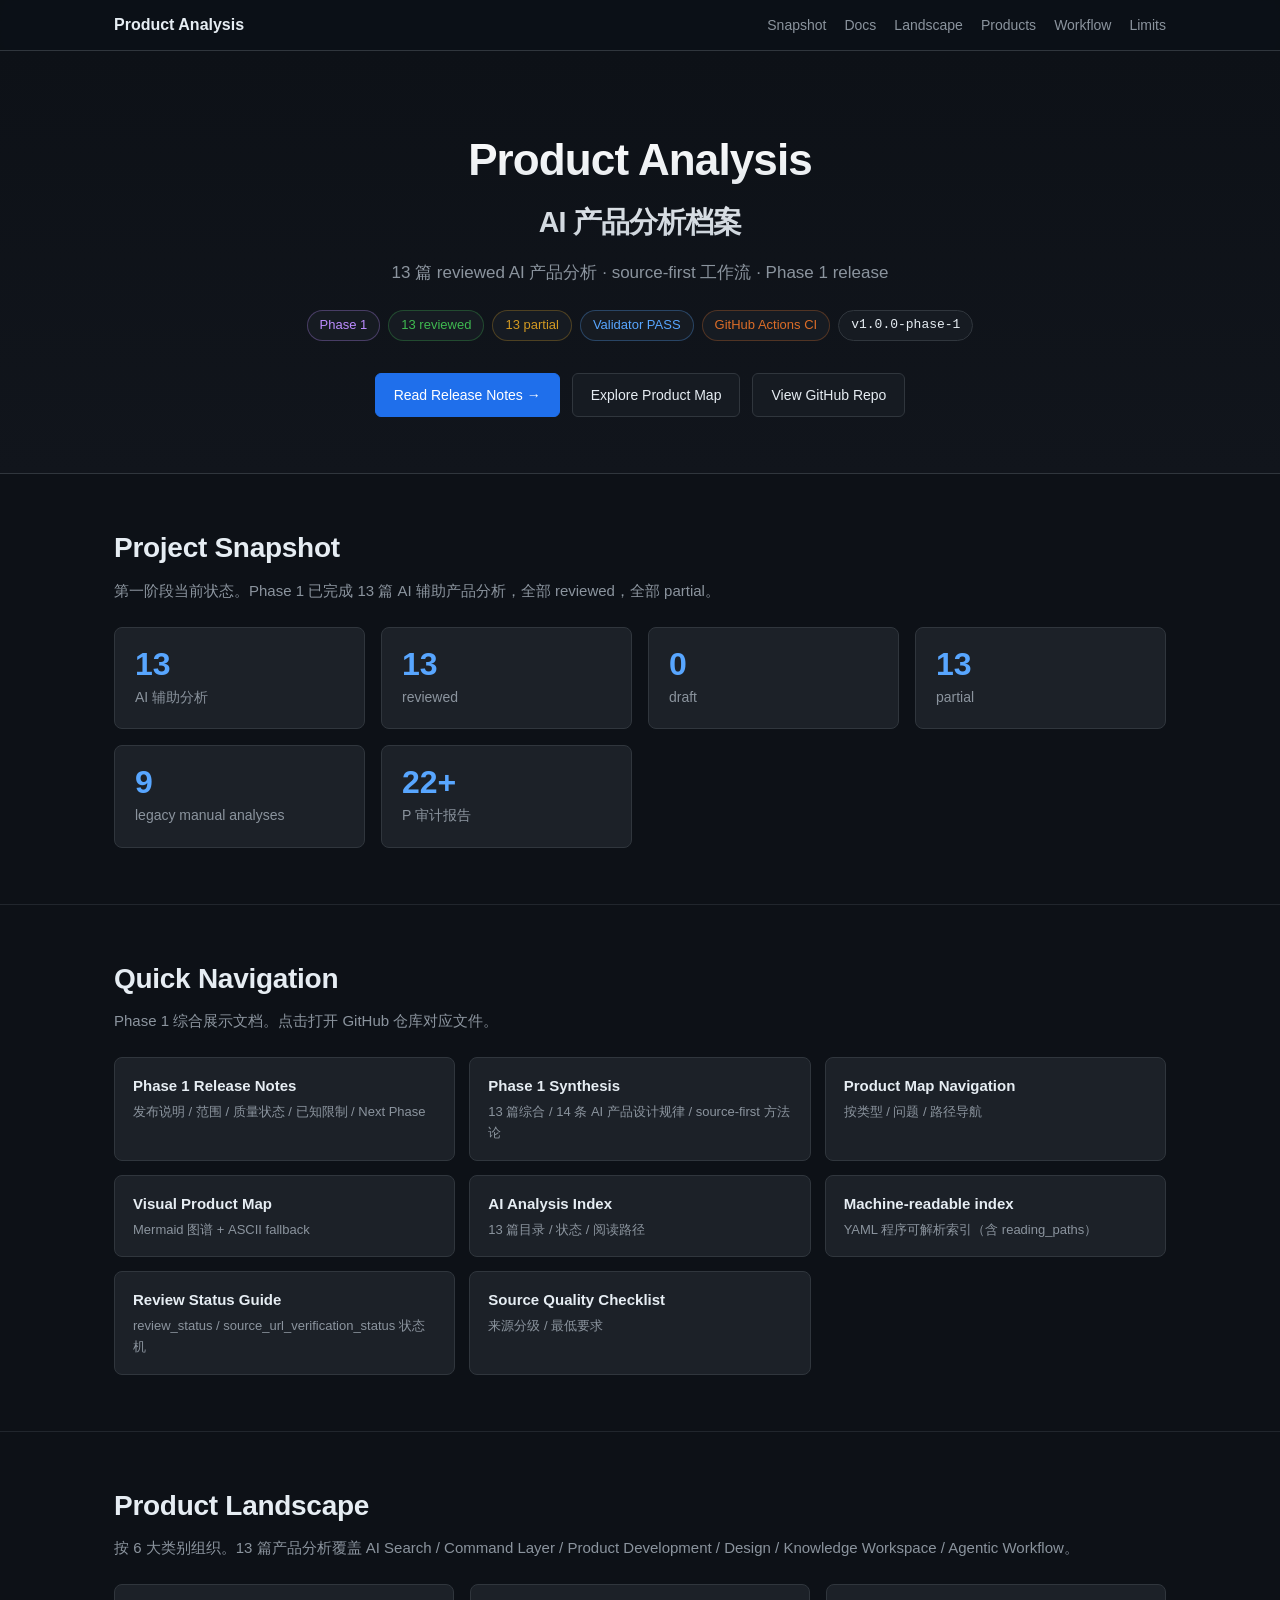
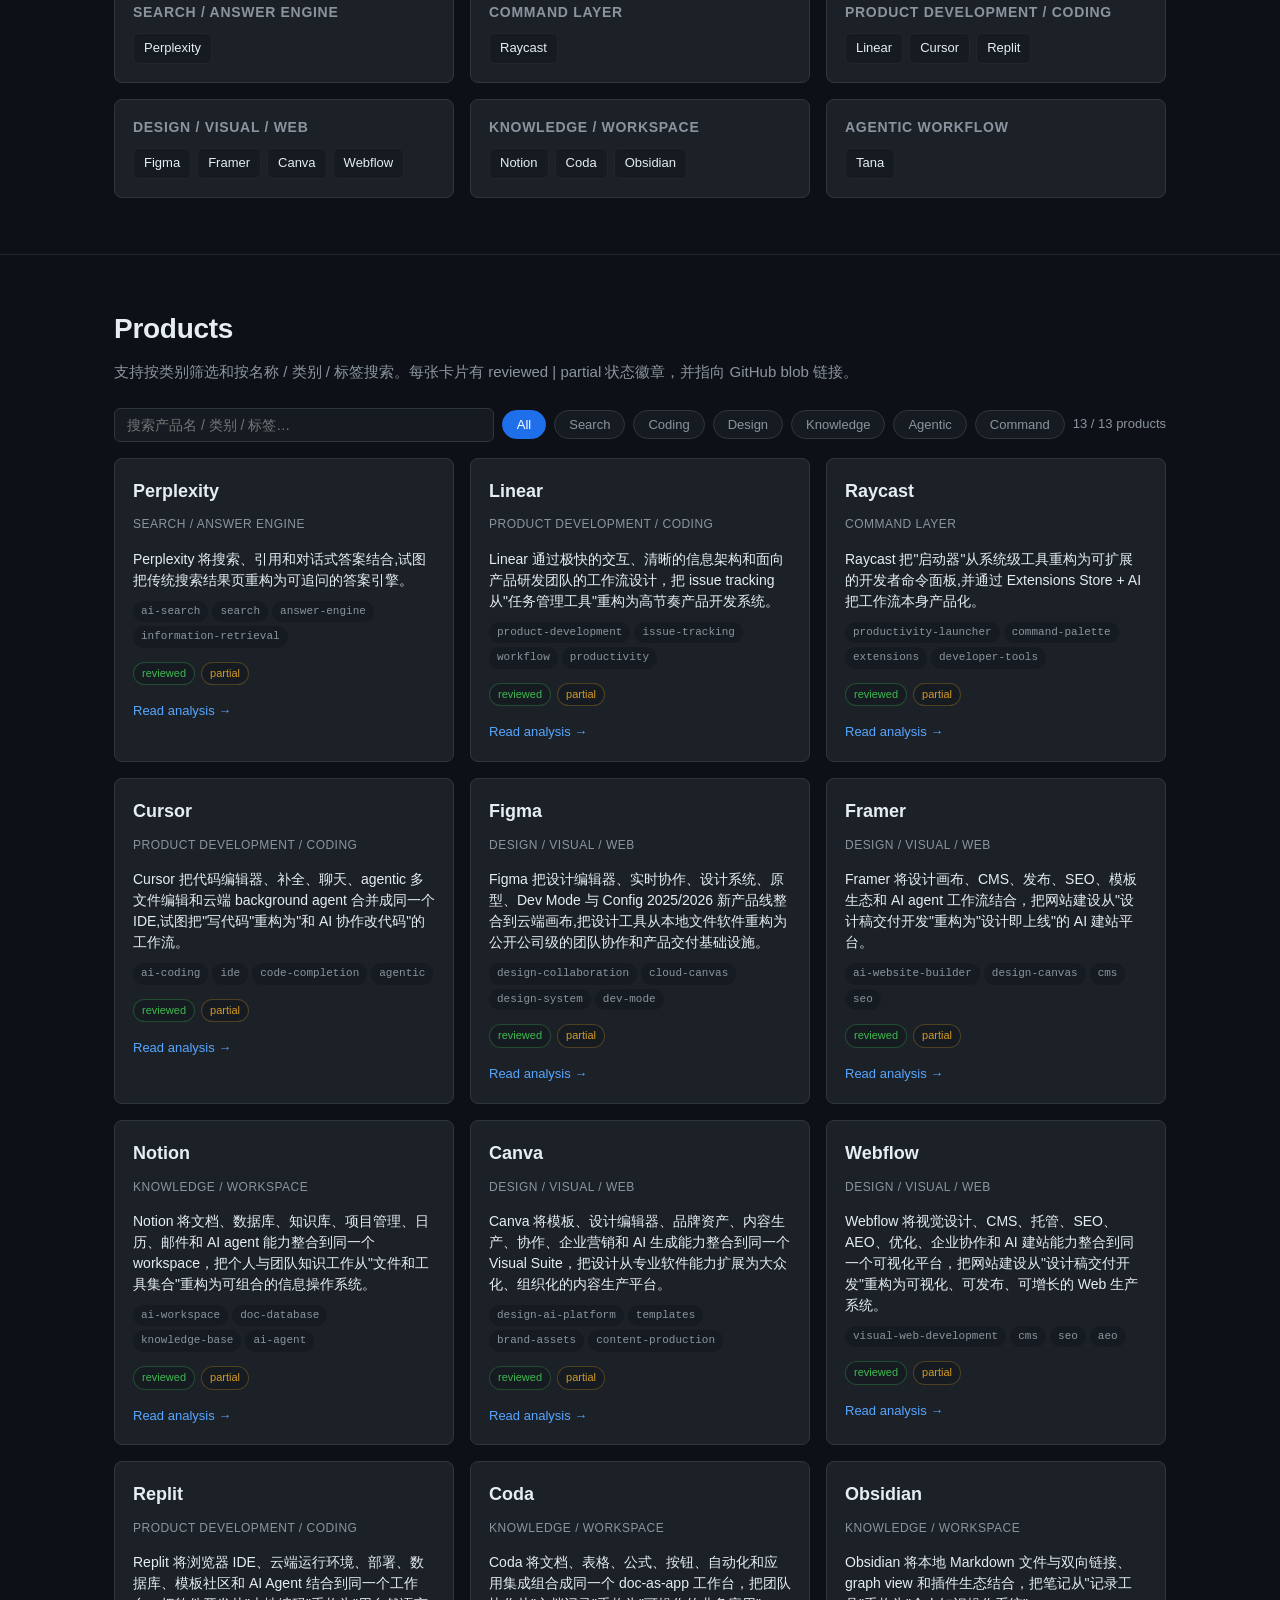
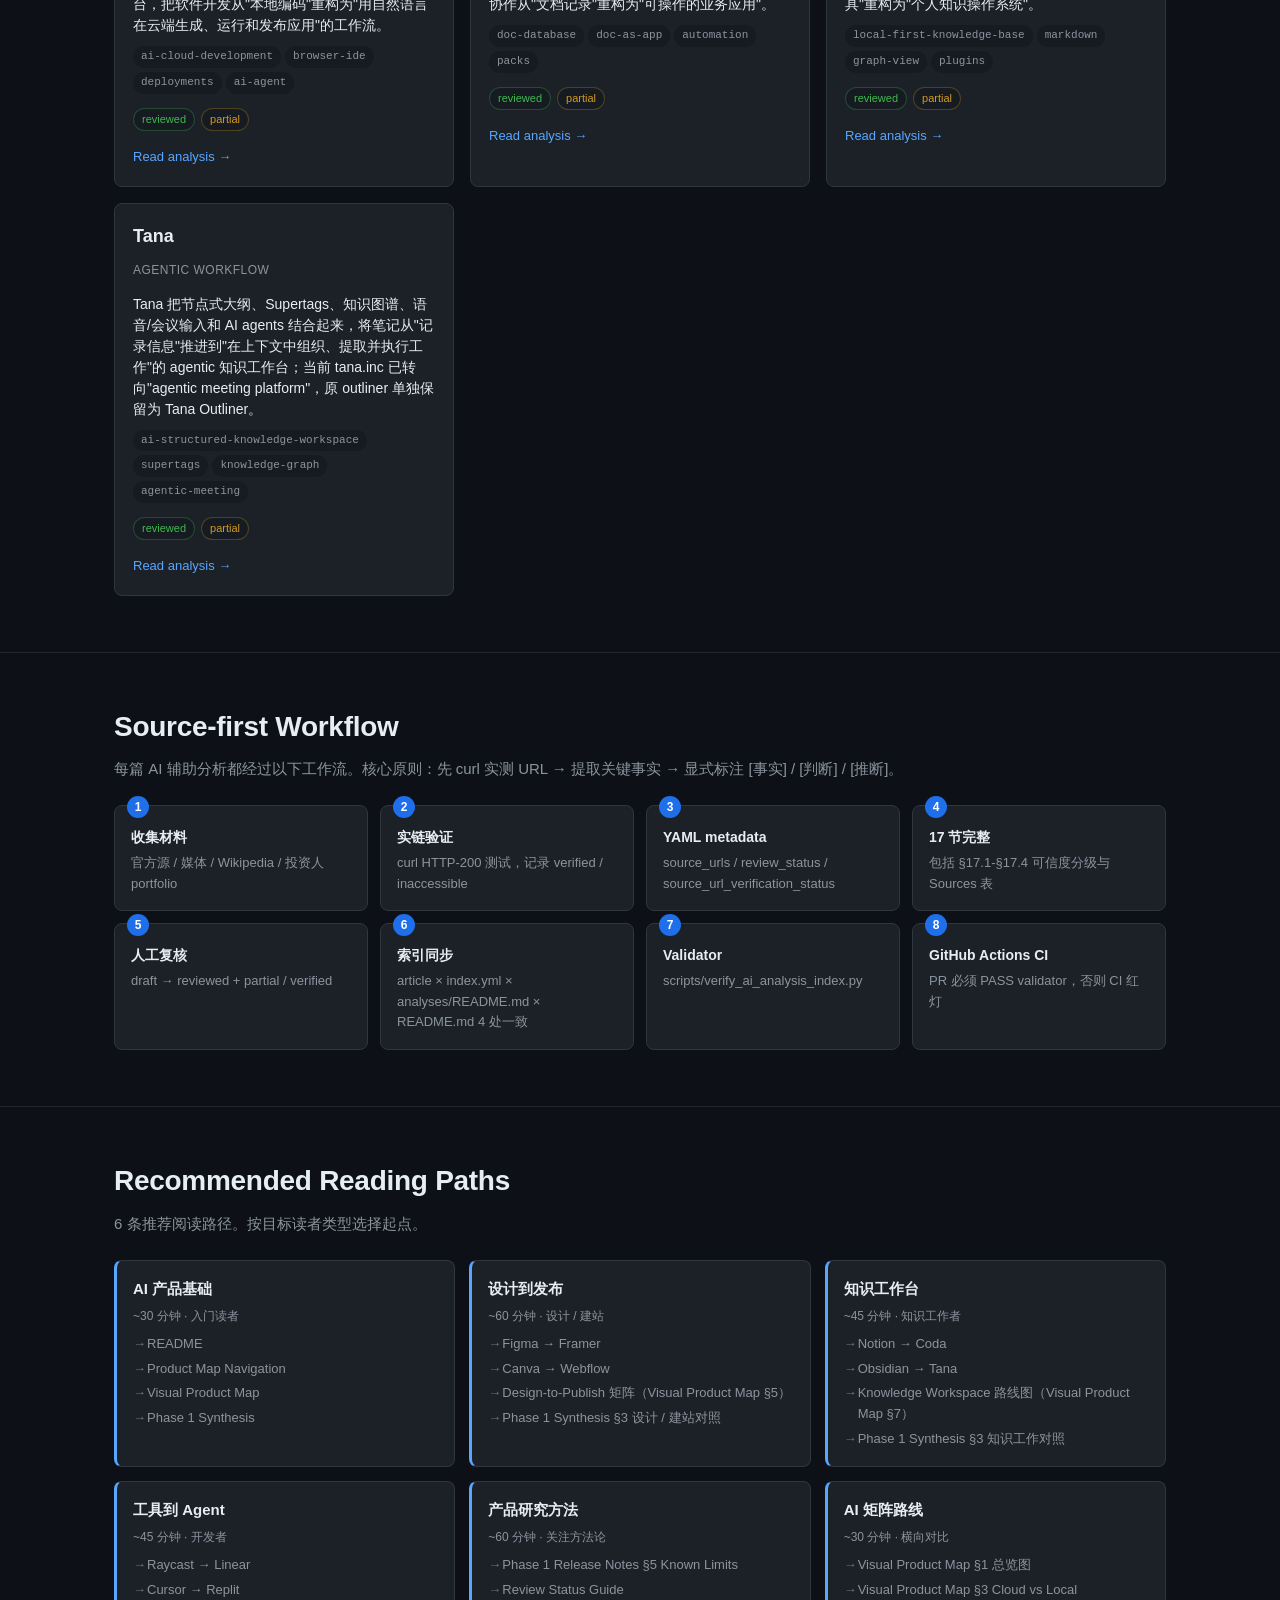
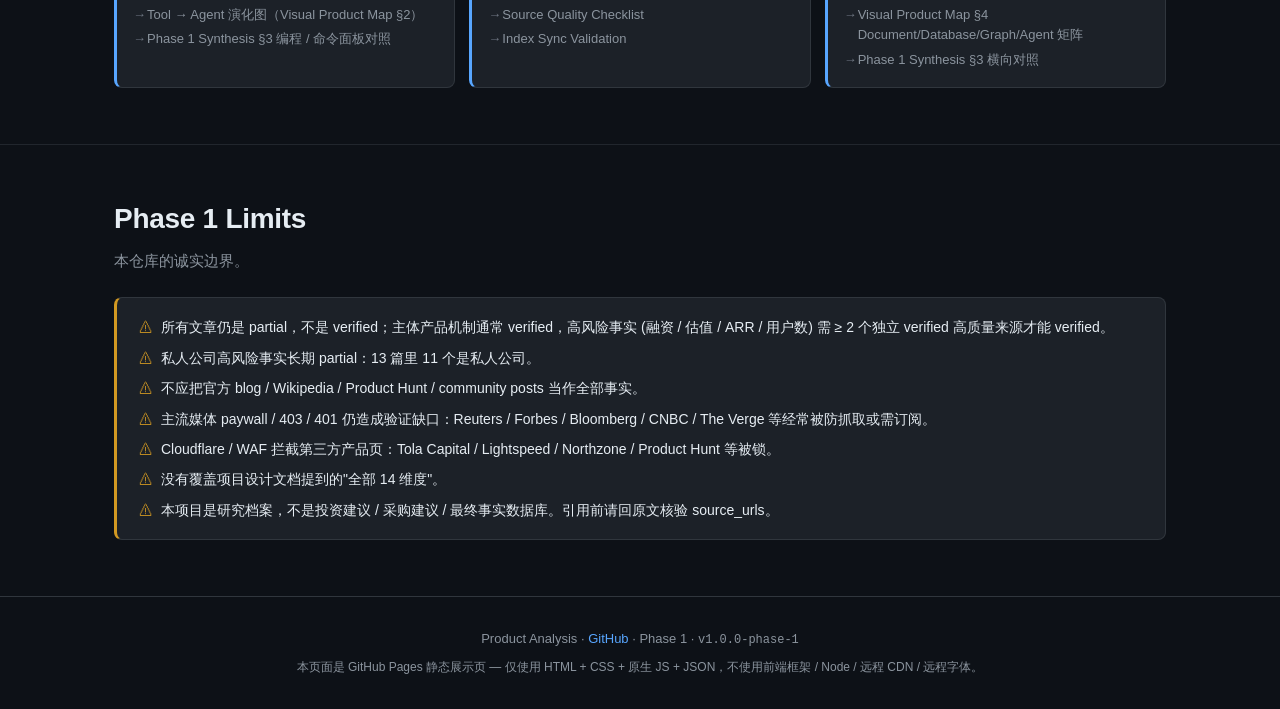
<file: site/index.html>
<!DOCTYPE html>
<html lang="zh-CN">
<head>
  <meta charset="UTF-8">
  <meta name="viewport" content="width=device-width, initial-scale=1.0">
  <title>Product Analysis / AI 产品分析档案</title>
  <meta name="description" content="13 篇 reviewed AI 产品分析，source-first 工作流，Phase 1 release。覆盖 Perplexity / Linear / Raycast / Cursor / Figma / Framer / Notion / Canva / Webflow / Replit / Coda / Obsidian / Tana。">
  <meta name="author" content="辛 🔮">
  <meta name="generator" content="static — no build system, no framework">
  <meta name="theme-color" content="#0d1117">
  <link rel="icon" href="data:,">
  <link rel="stylesheet" href="assets/styles.css">
</head>
<body class="no-js">

<header class="site-header">
  <div class="container">
    <div class="brand">Product Analysis</div>
    <nav class="nav" aria-label="主导航">
      <a href="#snapshot">Snapshot</a>
      <a href="#navigation">Docs</a>
      <a href="#landscape">Landscape</a>
      <a href="#products">Products</a>
      <a href="#workflow">Workflow</a>
      <a href="#limits">Limits</a>
    </nav>
  </div>
</header>

<!-- Hero -->
<section class="hero" aria-label="Hero">
  <div class="container">
    <h1>Product Analysis<br><span style="font-size: 0.65em; color: var(--text-soft);">AI 产品分析档案</span></h1>
    <p class="subtitle">13 篇 reviewed AI 产品分析 · source-first 工作流 · Phase 1 release</p>
    <div class="badges">
      <span class="badge phase">Phase 1</span>
      <span class="badge reviewed">13 reviewed</span>
      <span class="badge partial">13 partial</span>
      <span class="badge validator">Validator PASS</span>
      <span class="badge ci">GitHub Actions CI</span>
      <span class="badge tag">v1.0.0-phase-1</span>
    </div>
    <div class="hero-buttons">
      <a class="btn primary" href="https://github.com/conanxin/Product-Analysis/blob/master/docs/phase-1-release-notes.md" target="_blank" rel="noopener">Read Release Notes →</a>
      <a class="btn" href="https://github.com/conanxin/Product-Analysis/blob/master/docs/product-map-navigation.md" target="_blank" rel="noopener">Explore Product Map</a>
      <a class="btn" href="https://github.com/conanxin/Product-Analysis" target="_blank" rel="noopener">View GitHub Repo</a>
    </div>
  </div>
</section>

<!-- Project Snapshot -->
<section id="snapshot" aria-label="项目快照">
  <div class="container">
    <h2>Project Snapshot</h2>
    <p class="section-desc">第一阶段当前状态。Phase 1 已完成 13 篇 AI 辅助产品分析，全部 reviewed，全部 partial。</p>
    <div class="card-grid">
      <div class="card">
        <div class="number">13</div>
        <div class="label">AI 辅助分析</div>
      </div>
      <div class="card">
        <div class="number">13</div>
        <div class="label">reviewed</div>
      </div>
      <div class="card">
        <div class="number">0</div>
        <div class="label">draft</div>
      </div>
      <div class="card">
        <div class="number">13</div>
        <div class="label">partial</div>
      </div>
      <div class="card">
        <div class="number">9</div>
        <div class="label">legacy manual analyses</div>
      </div>
      <div class="card">
        <div class="number">22+</div>
        <div class="label">P 审计报告</div>
      </div>
    </div>
  </div>
</section>

<!-- Quick Navigation -->
<section id="navigation" aria-label="文档导航">
  <div class="container">
    <h2>Quick Navigation</h2>
    <p class="section-desc">Phase 1 综合展示文档。点击打开 GitHub 仓库对应文件。</p>
    <div class="nav-grid">
      <a class="nav-card" href="https://github.com/conanxin/Product-Analysis/blob/master/docs/phase-1-release-notes.md" target="_blank" rel="noopener">
        <div class="title">Phase 1 Release Notes</div>
        <div class="desc">发布说明 / 范围 / 质量状态 / 已知限制 / Next Phase</div>
      </a>
      <a class="nav-card" href="https://github.com/conanxin/Product-Analysis/blob/master/docs/ai-product-analysis-phase-1-synthesis.md" target="_blank" rel="noopener">
        <div class="title">Phase 1 Synthesis</div>
        <div class="desc">13 篇综合 / 14 条 AI 产品设计规律 / source-first 方法论</div>
      </a>
      <a class="nav-card" href="https://github.com/conanxin/Product-Analysis/blob/master/docs/product-map-navigation.md" target="_blank" rel="noopener">
        <div class="title">Product Map Navigation</div>
        <div class="desc">按类型 / 问题 / 路径导航</div>
      </a>
      <a class="nav-card" href="https://github.com/conanxin/Product-Analysis/blob/master/docs/visual-product-map.md" target="_blank" rel="noopener">
        <div class="title">Visual Product Map</div>
        <div class="desc">Mermaid 图谱 + ASCII fallback</div>
      </a>
      <a class="nav-card" href="https://github.com/conanxin/Product-Analysis/blob/master/analyses/README.md" target="_blank" rel="noopener">
        <div class="title">AI Analysis Index</div>
        <div class="desc">13 篇目录 / 状态 / 阅读路径</div>
      </a>
      <a class="nav-card" href="https://github.com/conanxin/Product-Analysis/blob/master/analyses/index.yml" target="_blank" rel="noopener">
        <div class="title">Machine-readable index</div>
        <div class="desc">YAML 程序可解析索引（含 reading_paths）</div>
      </a>
      <a class="nav-card" href="https://github.com/conanxin/Product-Analysis/blob/master/docs/review-status-guide.md" target="_blank" rel="noopener">
        <div class="title">Review Status Guide</div>
        <div class="desc">review_status / source_url_verification_status 状态机</div>
      </a>
      <a class="nav-card" href="https://github.com/conanxin/Product-Analysis/blob/master/docs/source-quality-checklist.md" target="_blank" rel="noopener">
        <div class="title">Source Quality Checklist</div>
        <div class="desc">来源分级 / 最低要求</div>
      </a>
    </div>
  </div>
</section>

<!-- Product Landscape -->
<section id="landscape" aria-label="产品谱系">
  <div class="container">
    <h2>Product Landscape</h2>
    <p class="section-desc">按 6 大类别组织。13 篇产品分析覆盖 AI Search / Command Layer / Product Development / Design / Knowledge Workspace / Agentic Workflow。</p>
    <div class="landscape" id="product-landscape">
      <!-- populated by app.js; static fallback below for no-JS crawlers -->
      <noscript>
        <div class="landscape-group"><h3>Search / Answer Engine</h3><ul><li>Perplexity</li></ul></div>
        <div class="landscape-group"><h3>Command Layer</h3><ul><li>Raycast</li></ul></div>
        <div class="landscape-group"><h3>Product Development / Coding</h3><ul><li>Linear</li><li>Cursor</li><li>Replit</li></ul></div>
        <div class="landscape-group"><h3>Design / Visual / Web</h3><ul><li>Figma</li><li>Framer</li><li>Canva</li><li>Webflow</li></ul></div>
        <div class="landscape-group"><h3>Knowledge / Workspace</h3><ul><li>Notion</li><li>Coda</li><li>Obsidian</li></ul></div>
        <div class="landscape-group"><h3>Agentic Workflow</h3><ul><li>Tana</li></ul></div>
      </noscript>
    </div>
  </div>
</section>

<!-- Interactive Product Cards -->
<section id="products" aria-label="产品卡片">
  <div class="container">
    <h2>Products</h2>
    <p class="section-desc">支持按类别筛选和按名称 / 类别 / 标签搜索。每张卡片有 reviewed | partial 状态徽章，并指向 GitHub blob 链接。</p>
    <div class="no-js-message">
      ⚠ JavaScript 不可用时，仅显示下方 fallback 列表。请启用 JS 以获得完整交互体验。
    </div>
    <div id="product-fallback" class="product-fallback">
      <ul id="product-fallback-list" style="padding-left: 20px; color: var(--text-soft);"></ul>
    </div>
    <div class="filter-bar" id="filter-bar">
      <input type="search" class="search" id="search-input" placeholder="搜索产品名 / 类别 / 标签…" aria-label="搜索产品">
      <button class="filter-btn active" data-category="all" type="button">All</button>
      <button class="filter-btn" data-category="search" type="button">Search</button>
      <button class="filter-btn" data-category="coding" type="button">Coding</button>
      <button class="filter-btn" data-category="design" type="button">Design</button>
      <button class="filter-btn" data-category="knowledge" type="button">Knowledge</button>
      <button class="filter-btn" data-category="agentic" type="button">Agentic</button>
      <button class="filter-btn" data-category="command" type="button">Command</button>
      <span id="visible-count" style="font-size: 13px; color: var(--text-soft); margin-left: auto;"></span>
    </div>
    <div class="product-grid" id="product-grid">
      <!-- populated by app.js -->
    </div>
  </div>
</section>

<!-- Source-first Workflow -->
<section id="workflow" aria-label="source-first 工作流">
  <div class="container">
    <h2>Source-first Workflow</h2>
    <p class="section-desc">每篇 AI 辅助分析都经过以下工作流。核心原则：先 curl 实测 URL → 提取关键事实 → 显式标注 [事实] / [判断] / [推断]。</p>
    <div class="workflow">
      <div class="workflow-step">
        <span class="num">1</span>
        <div class="title">收集材料</div>
        <div class="desc">官方源 / 媒体 / Wikipedia / 投资人 portfolio</div>
      </div>
      <div class="workflow-step">
        <span class="num">2</span>
        <div class="title">实链验证</div>
        <div class="desc">curl HTTP-200 测试，记录 verified / inaccessible</div>
      </div>
      <div class="workflow-step">
        <span class="num">3</span>
        <div class="title">YAML metadata</div>
        <div class="desc">source_urls / review_status / source_url_verification_status</div>
      </div>
      <div class="workflow-step">
        <span class="num">4</span>
        <div class="title">17 节完整</div>
        <div class="desc">包括 §17.1-§17.4 可信度分级与 Sources 表</div>
      </div>
      <div class="workflow-step">
        <span class="num">5</span>
        <div class="title">人工复核</div>
        <div class="desc">draft → reviewed + partial / verified</div>
      </div>
      <div class="workflow-step">
        <span class="num">6</span>
        <div class="title">索引同步</div>
        <div class="desc">article × index.yml × analyses/README.md × README.md 4 处一致</div>
      </div>
      <div class="workflow-step">
        <span class="num">7</span>
        <div class="title">Validator</div>
        <div class="desc">scripts/verify_ai_analysis_index.py</div>
      </div>
      <div class="workflow-step">
        <span class="num">8</span>
        <div class="title">GitHub Actions CI</div>
        <div class="desc">PR 必须 PASS validator，否则 CI 红灯</div>
      </div>
    </div>
  </div>
</section>

<!-- Reading Paths -->
<section id="paths" aria-label="推荐阅读路径">
  <div class="container">
    <h2>Recommended Reading Paths</h2>
    <p class="section-desc">6 条推荐阅读路径。按目标读者类型选择起点。</p>
    <div class="path-grid">
      <div class="path">
        <div class="name">AI 产品基础</div>
        <div class="meta">~30 分钟 · 入门读者</div>
        <ol class="steps">
          <li>README</li>
          <li>Product Map Navigation</li>
          <li>Visual Product Map</li>
          <li>Phase 1 Synthesis</li>
        </ol>
      </div>
      <div class="path">
        <div class="name">设计到发布</div>
        <div class="meta">~60 分钟 · 设计 / 建站</div>
        <ol class="steps">
          <li>Figma → Framer</li>
          <li>Canva → Webflow</li>
          <li>Design-to-Publish 矩阵（Visual Product Map §5）</li>
          <li>Phase 1 Synthesis §3 设计 / 建站对照</li>
        </ol>
      </div>
      <div class="path">
        <div class="name">知识工作台</div>
        <div class="meta">~45 分钟 · 知识工作者</div>
        <ol class="steps">
          <li>Notion → Coda</li>
          <li>Obsidian → Tana</li>
          <li>Knowledge Workspace 路线图（Visual Product Map §7）</li>
          <li>Phase 1 Synthesis §3 知识工作对照</li>
        </ol>
      </div>
      <div class="path">
        <div class="name">工具到 Agent</div>
        <div class="meta">~45 分钟 · 开发者</div>
        <ol class="steps">
          <li>Raycast → Linear</li>
          <li>Cursor → Replit</li>
          <li>Tool → Agent 演化图（Visual Product Map §2）</li>
          <li>Phase 1 Synthesis §3 编程 / 命令面板对照</li>
        </ol>
      </div>
      <div class="path">
        <div class="name">产品研究方法</div>
        <div class="meta">~60 分钟 · 关注方法论</div>
        <ol class="steps">
          <li>Phase 1 Release Notes §5 Known Limits</li>
          <li>Review Status Guide</li>
          <li>Source Quality Checklist</li>
          <li>Index Sync Validation</li>
        </ol>
      </div>
      <div class="path">
        <div class="name">AI 矩阵路线</div>
        <div class="meta">~30 分钟 · 横向对比</div>
        <ol class="steps">
          <li>Visual Product Map §1 总览图</li>
          <li>Visual Product Map §3 Cloud vs Local</li>
          <li>Visual Product Map §4 Document/Database/Graph/Agent 矩阵</li>
          <li>Phase 1 Synthesis §3 横向对照</li>
        </ol>
      </div>
    </div>
  </div>
</section>

<!-- Phase 1 Limits -->
<section id="limits" aria-label="Phase 1 已知限制">
  <div class="container">
    <h2>Phase 1 Limits</h2>
    <p class="section-desc">本仓库的诚实边界。</p>
    <div class="limits">
      <ul>
        <li>所有文章仍是 partial，不是 verified；主体产品机制通常 verified，高风险事实 (融资 / 估值 / ARR / 用户数) 需 ≥ 2 个独立 verified 高质量来源才能 verified。</li>
        <li>私人公司高风险事实长期 partial：13 篇里 11 个是私人公司。</li>
        <li>不应把官方 blog / Wikipedia / Product Hunt / community posts 当作全部事实。</li>
        <li>主流媒体 paywall / 403 / 401 仍造成验证缺口：Reuters / Forbes / Bloomberg / CNBC / The Verge 等经常被防抓取或需订阅。</li>
        <li>Cloudflare / WAF 拦截第三方产品页：Tola Capital / Lightspeed / Northzone / Product Hunt 等被锁。</li>
        <li>没有覆盖项目设计文档提到的"全部 14 维度"。</li>
        <li>本项目是研究档案，不是投资建议 / 采购建议 / 最终事实数据库。引用前请回原文核验 source_urls。</li>
      </ul>
    </div>
  </div>
</section>

<!-- Footer -->
<footer class="site-footer">
  <div class="container">
    <p>Product Analysis · <a href="https://github.com/conanxin/Product-Analysis" target="_blank" rel="noopener">GitHub</a> · Phase 1 · <span class="tag">v1.0.0-phase-1</span></p>
    <p style="margin-top: 8px; font-size: 12px;">本页面是 GitHub Pages 静态展示页 — 仅使用 HTML + CSS + 原生 JS + JSON，不使用前端框架 / Node / 远程 CDN / 远程字体。</p>
  </div>
</footer>

<script src="assets/app.js"></script>
<script>
  // Remove no-js class once app.js loads successfully
  document.body.classList.remove("no-js");
</script>

</body>
</html>
</file>
<file: site/assets/styles.css>
/* Product Analysis — GitHub Pages Showcase */
/* Source-first static showcase — no external CDN, no remote fonts */

:root {
  --bg: #0d1117;
  --bg-elev: #161b22;
  --bg-card: #1c2128;
  --border: #30363d;
  --border-soft: #21262d;
  --text: #e6edf3;
  --text-soft: #8b949e;
  --text-dim: #6e7681;
  --accent: #58a6ff;
  --accent-soft: #1f6feb;
  --green: #3fb950;
  --yellow: #d29922;
  --orange: #db6d28;
  --red: #f85149;
  --purple: #bc8cff;
  --shadow: 0 4px 14px rgba(0, 0, 0, 0.4);
  --radius: 8px;
  --radius-lg: 12px;
  --mono: ui-monospace, SFMono-Regular, "SF Mono", Menlo, Consolas, "Liberation Mono", monospace;
  --sans: -apple-system, BlinkMacSystemFont, "Segoe UI", "Noto Sans", Helvetica, Arial, sans-serif, "Apple Color Emoji", "Segoe UI Emoji";
}

* {
  box-sizing: border-box;
  margin: 0;
  padding: 0;
}

html {
  scroll-behavior: smooth;
}

body {
  font-family: var(--sans);
  background: var(--bg);
  color: var(--text);
  line-height: 1.6;
  font-size: 16px;
  min-height: 100vh;
}

a {
  color: var(--accent);
  text-decoration: none;
  transition: color 0.15s ease;
}

a:hover {
  color: #79c0ff;
  text-decoration: underline;
}

a:focus-visible {
  outline: 2px solid var(--accent);
  outline-offset: 2px;
  border-radius: 3px;
}

/* ---------- Layout ---------- */

.site-header {
  position: sticky;
  top: 0;
  z-index: 50;
  background: rgba(13, 17, 23, 0.92);
  backdrop-filter: saturate(180%) blur(12px);
  border-bottom: 1px solid var(--border);
}

.site-header .container {
  display: flex;
  align-items: center;
  justify-content: space-between;
  padding-top: 12px;
  padding-bottom: 12px;
  gap: 16px;
}

.site-header .brand {
  font-weight: 600;
  font-size: 16px;
  color: var(--text);
}

.site-header .nav {
  display: flex;
  gap: 18px;
  font-size: 14px;
}

.site-header .nav a {
  color: var(--text-soft);
}

.site-header .nav a:hover {
  color: var(--text);
  text-decoration: none;
}

.container {
  max-width: 1100px;
  margin: 0 auto;
  padding: 0 24px;
}

section {
  padding: 56px 0;
  border-bottom: 1px solid var(--border-soft);
}

section:last-of-type {
  border-bottom: none;
}

h1, h2, h3, h4 {
  color: var(--text);
  line-height: 1.3;
}

h2 {
  font-size: 28px;
  margin-bottom: 12px;
  letter-spacing: -0.01em;
}

h3 {
  font-size: 20px;
  margin-bottom: 10px;
}

.section-desc {
  color: var(--text-soft);
  font-size: 15px;
  margin-bottom: 24px;
}

/* ---------- Hero ---------- */

.hero {
  padding: 80px 0 56px;
  text-align: center;
  background: linear-gradient(180deg, #0d1117 0%, #11151c 100%);
  border-bottom: 1px solid var(--border);
}

.hero h1 {
  font-size: 44px;
  letter-spacing: -0.02em;
  margin-bottom: 14px;
  background: linear-gradient(180deg, #ffffff 0%, #c9d1d9 100%);
  -webkit-background-clip: text;
  -webkit-text-fill-color: transparent;
  background-clip: text;
}

.hero .subtitle {
  font-size: 17px;
  color: var(--text-soft);
  margin-bottom: 24px;
}

.badges {
  display: flex;
  flex-wrap: wrap;
  gap: 8px;
  justify-content: center;
  margin-bottom: 32px;
}

.badge {
  display: inline-flex;
  align-items: center;
  gap: 6px;
  padding: 4px 12px;
  font-size: 13px;
  font-weight: 500;
  border-radius: 999px;
  background: var(--bg-elev);
  border: 1px solid var(--border);
  color: var(--text);
}

.badge.phase { color: var(--purple); border-color: rgba(188, 140, 255, 0.3); }
.badge.reviewed { color: var(--green); border-color: rgba(63, 185, 80, 0.3); }
.badge.partial { color: var(--yellow); border-color: rgba(210, 153, 34, 0.3); }
.badge.validator { color: var(--accent); border-color: rgba(88, 166, 255, 0.3); }
.badge.ci { color: var(--orange); border-color: rgba(219, 109, 40, 0.3); }
.badge.tag { color: var(--text); font-family: var(--mono); }

.hero-buttons {
  display: flex;
  flex-wrap: wrap;
  gap: 12px;
  justify-content: center;
}

.btn {
  display: inline-flex;
  align-items: center;
  gap: 6px;
  padding: 10px 18px;
  font-size: 14px;
  font-weight: 500;
  border-radius: 6px;
  border: 1px solid var(--border);
  background: var(--bg-elev);
  color: var(--text);
  cursor: pointer;
  transition: all 0.15s ease;
}

.btn:hover {
  background: var(--bg-card);
  border-color: var(--text-soft);
  text-decoration: none;
}

.btn.primary {
  background: var(--accent-soft);
  border-color: var(--accent-soft);
  color: #ffffff;
}

.btn.primary:hover {
  background: #2570f0;
  border-color: #2570f0;
  color: #ffffff;
}

/* ---------- Cards Grid ---------- */

.card-grid {
  display: grid;
  grid-template-columns: repeat(auto-fit, minmax(220px, 1fr));
  gap: 16px;
}

.card {
  background: var(--bg-card);
  border: 1px solid var(--border);
  border-radius: var(--radius);
  padding: 20px;
  transition: transform 0.15s ease, border-color 0.15s ease;
}

.card:hover {
  transform: translateY(-2px);
  border-color: var(--text-soft);
}

.card .number {
  font-size: 32px;
  font-weight: 700;
  color: var(--accent);
  line-height: 1;
  margin-bottom: 6px;
}

.card .label {
  font-size: 14px;
  color: var(--text-soft);
}

/* ---------- Quick Navigation ---------- */

.nav-grid {
  display: grid;
  grid-template-columns: repeat(auto-fit, minmax(260px, 1fr));
  gap: 14px;
}

.nav-card {
  background: var(--bg-card);
  border: 1px solid var(--border);
  border-radius: var(--radius);
  padding: 16px 18px;
  transition: all 0.15s ease;
}

.nav-card:hover {
  border-color: var(--accent);
  text-decoration: none;
  background: #1f2630;
}

.nav-card .title {
  font-size: 15px;
  font-weight: 600;
  color: var(--text);
  margin-bottom: 4px;
}

.nav-card .desc {
  font-size: 13px;
  color: var(--text-soft);
}

/* ---------- Product Landscape ---------- */

.landscape {
  display: grid;
  grid-template-columns: repeat(auto-fit, minmax(260px, 1fr));
  gap: 16px;
}

.landscape-group {
  background: var(--bg-card);
  border: 1px solid var(--border);
  border-radius: var(--radius);
  padding: 18px;
}

.landscape-group h3 {
  font-size: 14px;
  color: var(--text-soft);
  text-transform: uppercase;
  letter-spacing: 0.05em;
  margin-bottom: 12px;
}

.landscape-group ul {
  list-style: none;
  display: flex;
  flex-wrap: wrap;
  gap: 6px;
}

.landscape-group li {
  display: inline-flex;
  align-items: center;
  padding: 4px 10px;
  background: var(--bg-elev);
  border: 1px solid var(--border-soft);
  border-radius: 6px;
  font-size: 13px;
  color: var(--text);
}

/* ---------- Product Cards + Filters ---------- */

.filter-bar {
  display: flex;
  flex-wrap: wrap;
  gap: 8px;
  margin-bottom: 16px;
  align-items: center;
}

.filter-bar .search {
  flex: 1;
  min-width: 220px;
  padding: 8px 12px;
  background: var(--bg-elev);
  border: 1px solid var(--border);
  border-radius: 6px;
  color: var(--text);
  font-family: var(--sans);
  font-size: 14px;
}

.filter-bar .search:focus {
  outline: none;
  border-color: var(--accent);
}

.filter-btn {
  padding: 6px 14px;
  background: var(--bg-elev);
  border: 1px solid var(--border);
  border-radius: 999px;
  font-size: 13px;
  color: var(--text-soft);
  cursor: pointer;
  transition: all 0.15s ease;
}

.filter-btn:hover {
  color: var(--text);
  border-color: var(--text-soft);
}

.filter-btn.active {
  background: var(--accent-soft);
  border-color: var(--accent-soft);
  color: #ffffff;
}

.product-grid {
  display: grid;
  grid-template-columns: repeat(auto-fill, minmax(300px, 1fr));
  gap: 16px;
}

.product-card {
  background: var(--bg-card);
  border: 1px solid var(--border);
  border-radius: var(--radius);
  padding: 18px;
  display: flex;
  flex-direction: column;
  gap: 10px;
  transition: all 0.15s ease;
}

.product-card:hover {
  border-color: var(--accent);
  transform: translateY(-2px);
}

.product-card .name {
  font-size: 18px;
  font-weight: 600;
  color: var(--text);
}

.product-card .category {
  font-size: 12px;
  color: var(--text-soft);
  text-transform: uppercase;
  letter-spacing: 0.04em;
}

.product-card .insight {
  font-size: 14px;
  color: var(--text);
  line-height: 1.5;
  margin-top: 4px;
}

.product-card .tags {
  display: flex;
  flex-wrap: wrap;
  gap: 4px;
}

.product-card .tag {
  font-size: 11px;
  padding: 2px 8px;
  background: var(--bg-elev);
  border-radius: 999px;
  color: var(--text-soft);
  font-family: var(--mono);
}

.product-card .meta {
  display: flex;
  gap: 6px;
  margin-top: 4px;
}

.product-card .meta .badge {
  font-size: 11px;
  padding: 2px 8px;
}

.product-card .read-link {
  display: inline-flex;
  align-items: center;
  gap: 4px;
  font-size: 13px;
  font-weight: 500;
  margin-top: 6px;
}

.product-card.hidden {
  display: none;
}

.product-fallback {
  display: none;
}

.no-js .product-fallback {
  display: block;
}

.no-js .filter-bar,
.no-js .product-grid {
  display: none;
}

.no-js-message {
  display: none;
  background: var(--bg-card);
  border: 1px solid var(--border);
  border-radius: var(--radius);
  padding: 12px 16px;
  margin-bottom: 16px;
  font-size: 13px;
  color: var(--text-soft);
}

.no-js .no-js-message {
  display: block;
}

/* ---------- Source-first Workflow ---------- */

.workflow {
  display: grid;
  grid-template-columns: repeat(auto-fit, minmax(220px, 1fr));
  gap: 12px;
}

.workflow-step {
  background: var(--bg-card);
  border: 1px solid var(--border);
  border-radius: var(--radius);
  padding: 16px;
  position: relative;
}

.workflow-step .num {
  position: absolute;
  top: -10px;
  left: 12px;
  background: var(--accent-soft);
  color: white;
  width: 22px;
  height: 22px;
  border-radius: 50%;
  display: inline-flex;
  align-items: center;
  justify-content: center;
  font-size: 12px;
  font-weight: 600;
}

.workflow-step .title {
  font-size: 14px;
  font-weight: 600;
  color: var(--text);
  margin-top: 4px;
  margin-bottom: 4px;
}

.workflow-step .desc {
  font-size: 13px;
  color: var(--text-soft);
}

/* ---------- Reading Paths ---------- */

.path-grid {
  display: grid;
  grid-template-columns: repeat(auto-fit, minmax(280px, 1fr));
  gap: 14px;
}

.path {
  background: var(--bg-card);
  border: 1px solid var(--border);
  border-left: 3px solid var(--accent);
  border-radius: var(--radius);
  padding: 16px;
}

.path .name {
  font-size: 15px;
  font-weight: 600;
  margin-bottom: 6px;
  color: var(--text);
}

.path .meta {
  font-size: 12px;
  color: var(--text-soft);
  margin-bottom: 8px;
}

.path .steps {
  list-style: none;
  display: flex;
  flex-direction: column;
  gap: 4px;
}

.path .steps li {
  font-size: 13px;
  color: var(--text-soft);
  padding-left: 14px;
  position: relative;
}

.path .steps li::before {
  content: "→";
  position: absolute;
  left: 0;
  color: var(--text-dim);
}

/* ---------- Phase 1 Limits ---------- */

.limits {
  background: var(--bg-card);
  border: 1px solid var(--border);
  border-left: 3px solid var(--yellow);
  border-radius: var(--radius);
  padding: 18px 22px;
}

.limits ul {
  list-style: none;
  display: flex;
  flex-direction: column;
  gap: 8px;
}

.limits li {
  font-size: 14px;
  color: var(--text);
  padding-left: 22px;
  position: relative;
}

.limits li::before {
  content: "⚠";
  position: absolute;
  left: 0;
  color: var(--yellow);
}

/* ---------- Footer ---------- */

.site-footer {
  padding: 32px 0;
  text-align: center;
  font-size: 13px;
  color: var(--text-soft);
  border-top: 1px solid var(--border);
}

.site-footer .tag {
  font-family: var(--mono);
  font-size: 12px;
}

/* ---------- Responsive ---------- */

@media (max-width: 720px) {
  .hero { padding: 56px 0 40px; }
  .hero h1 { font-size: 32px; }
  .hero .subtitle { font-size: 15px; }
  h2 { font-size: 24px; }
  section { padding: 40px 0; }
  .site-header .nav { display: none; }
  .container { padding: 0 16px; }
  .product-grid { grid-template-columns: 1fr; }
}

@media (max-width: 480px) {
  .hero-buttons { flex-direction: column; }
  .hero-buttons .btn { width: 100%; justify-content: center; }
}

/* ---------- Print ---------- */

@media print {
  body { background: white; color: black; }
  .site-header, .filter-bar, .hero-buttons { display: none; }
}
</file>
